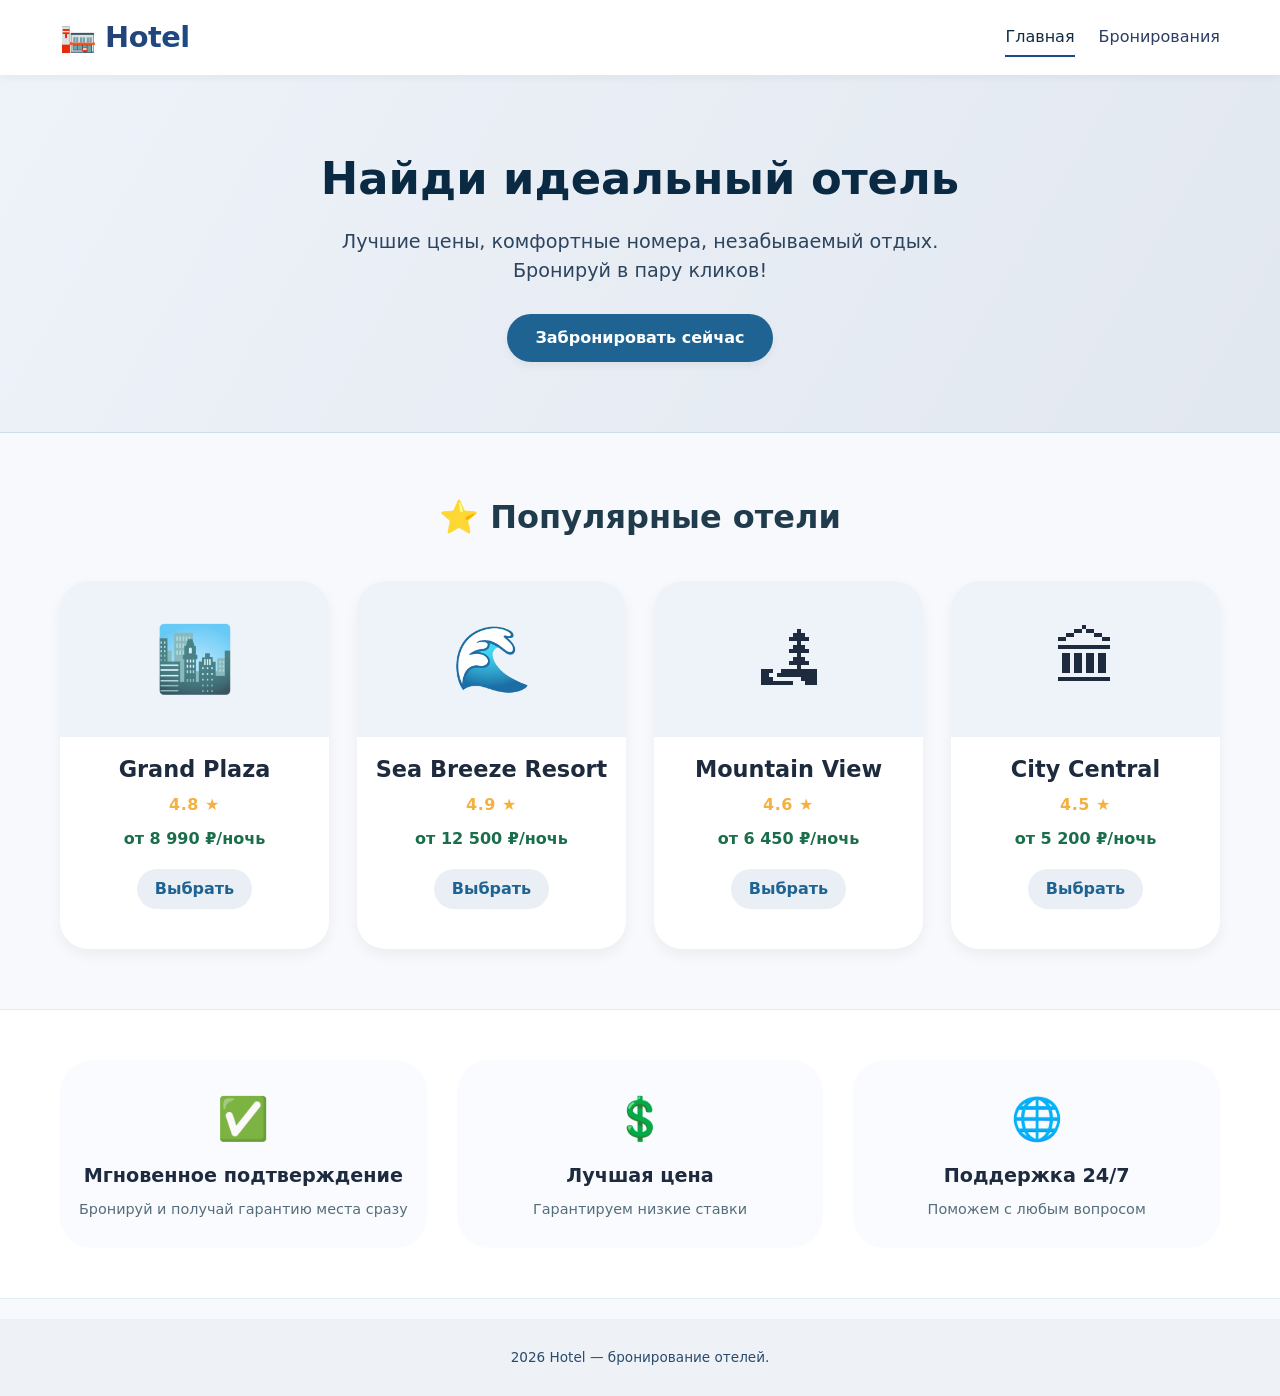
<file: проекты/отель/index.html>
<!DOCTYPE html>
<html lang="ru">
<head>
    <meta charset="UTF-8">
    <meta name="viewport" content="width=device-width, initial-scale=1.0, user-scalable=yes">
    <title>Hotel | Бронирование отелей</title>
    <link rel="stylesheet" href="style.css">
</head>
<body>

    <header class="header">
        <div class="container header-container">
            <div class="logo">
                <span class="logo-icon">🏣</span> Hotel
            </div>
            <nav class="nav">
                <a href="index.html" class="nav-link active">Главная</a>
                <a href="booking.html" class="nav-link">Бронирования</a>
            </nav>
        </div>
    </header>

    <section class="hero">
        <div class="container hero-content">
            <h1>Найди идеальный отель</h1>
            <p>Лучшие цены, комфортные номера, незабываемый отдых. Бронируй в пару кликов!</p>
            <a href="booking.html" class="btn btn-primary">Забронировать сейчас</a>
        </div>
    </section>

    <!-- КАРТОЧКИ ОТЕЛЕЙ -->
    <section class="hotels-section">
        <div class="container">
            <h2 class="section-title">⭐ Популярные отели</h2>
            <div class="hotel-grid" id="hotelGrid">
                <!-- карточки через JS -->
            </div>
        </div>
    </section>

    <!-- БЛОК С ПРЕИМУЩЕСТВАМИ -->
    <section class="features">
        <div class="container features-grid">
            <div class="feature-item">
                <div class="feature-icon">✅</div>
                <h3>Мгновенное подтверждение</h3>
                <p>Бронируй и получай гарантию места сразу</p>
            </div>
            <div class="feature-item">
                <div class="feature-icon">💲</div>
                <h3>Лучшая цена</h3>
                <p>Гарантируем низкие ставки</p>
            </div>
            <div class="feature-item">
                <div class="feature-icon">🌐</div>
                <h3>Поддержка 24/7</h3>
                <p>Поможем с любым вопросом</p>
            </div>
        </div>
    </section>

    <!-- ФУТЕР -->
    <footer class="footer">
        <div class="container">
            <p>2026 Hotel — бронирование отелей.</p>
        </div>
    </footer>

    <script>
        // JS функция отображение карточек отелей на главной
        const hotels = [
            { name: "Grand Plaza", price: "от 8 990 ₽/ночь", image: "🏙️", rating: "4.8 ★" },
            { name: "Sea Breeze Resort", price: "от 12 500 ₽/ночь", image: "🌊", rating: "4.9 ★" },
            { name: "Mountain View", price: "от 6 450 ₽/ночь", image: "🏞", rating: "4.6 ★" },
            { name: "City Central", price: "от 5 200 ₽/ночь", image: "🏛", rating: "4.5 ★" }
        ];

        function renderHotels() {
            const grid = document.getElementById('hotelGrid');
            if(!grid) return;
            grid.innerHTML = hotels.map(hotel => `
                <div class="hotel-card">
                    <div class="hotel-image">${hotel.image}</div>
                    <div class="hotel-info">
                        <h3>${hotel.name}</h3>
                        <div class="hotel-rating">${hotel.rating}</div>
                        <p class="hotel-price">${hotel.price}</p>
                        <a href="booking.html" class="btn-small">Выбрать</a>
                    </div>
                </div>
            `).join('');
        }

        renderHotels();
    </script>
</body>
</html>
</file>
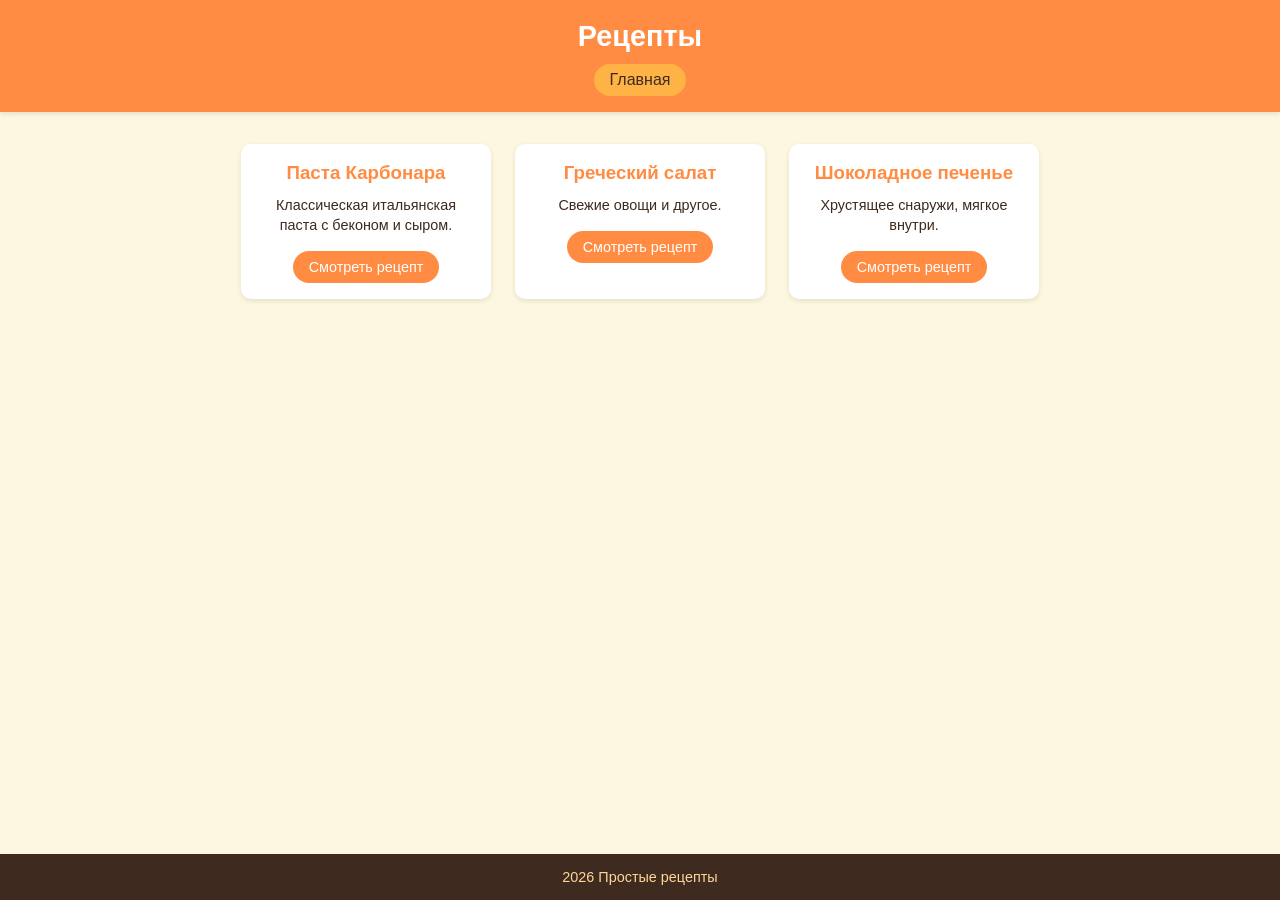
<file: проекты/рецепты/index.html>
<!DOCTYPE html>
<html lang="ru">
<head>
    <meta charset="UTF-8">
    <meta name="viewport" content="width=device-width, initial-scale=1.0">
    <title>Рецепты - Главная</title>
    <link rel="stylesheet" href="style.css">
</head>
<body>
    <header>
        <h1>Рецепты</h1>
        <nav>
            <a href="index.html" class="active">Главная</a>
        </nav>
    </header>

    <main>
        <div class="catalog">
            <div class="card" data-id="1">
                <h3>Паста Карбонара</h3>
                <p>Классическая итальянская паста с беконом и сыром.</p>
                <button class="show-recipe">Смотреть рецепт</button>
            </div>
            <div class="card" data-id="2">
                <h3> Греческий салат</h3>
                <p>Свежие овощи и другое.</p>
                <button class="show-recipe">Смотреть рецепт</button>
            </div>
            <div class="card" data-id="3">
                <h3>Шоколадное печенье</h3>
                <p>Хрустящее снаружи, мягкое внутри.</p>
                <button class="show-recipe">Смотреть рецепт</button>
            </div>
        </div>
    </main>

    <footer>
        <p>2026 Простые рецепты</p>
    </footer>

    <script>
        document.querySelectorAll('.show-recipe').forEach(btn => {
            btn.addEventListener('click', () => {
                const card = btn.closest('.card');
                const id = card.dataset.id;
                window.location.href = `recipe.html?id=${id}`;
            });
        });
    </script>
</body>
</html>
</file>
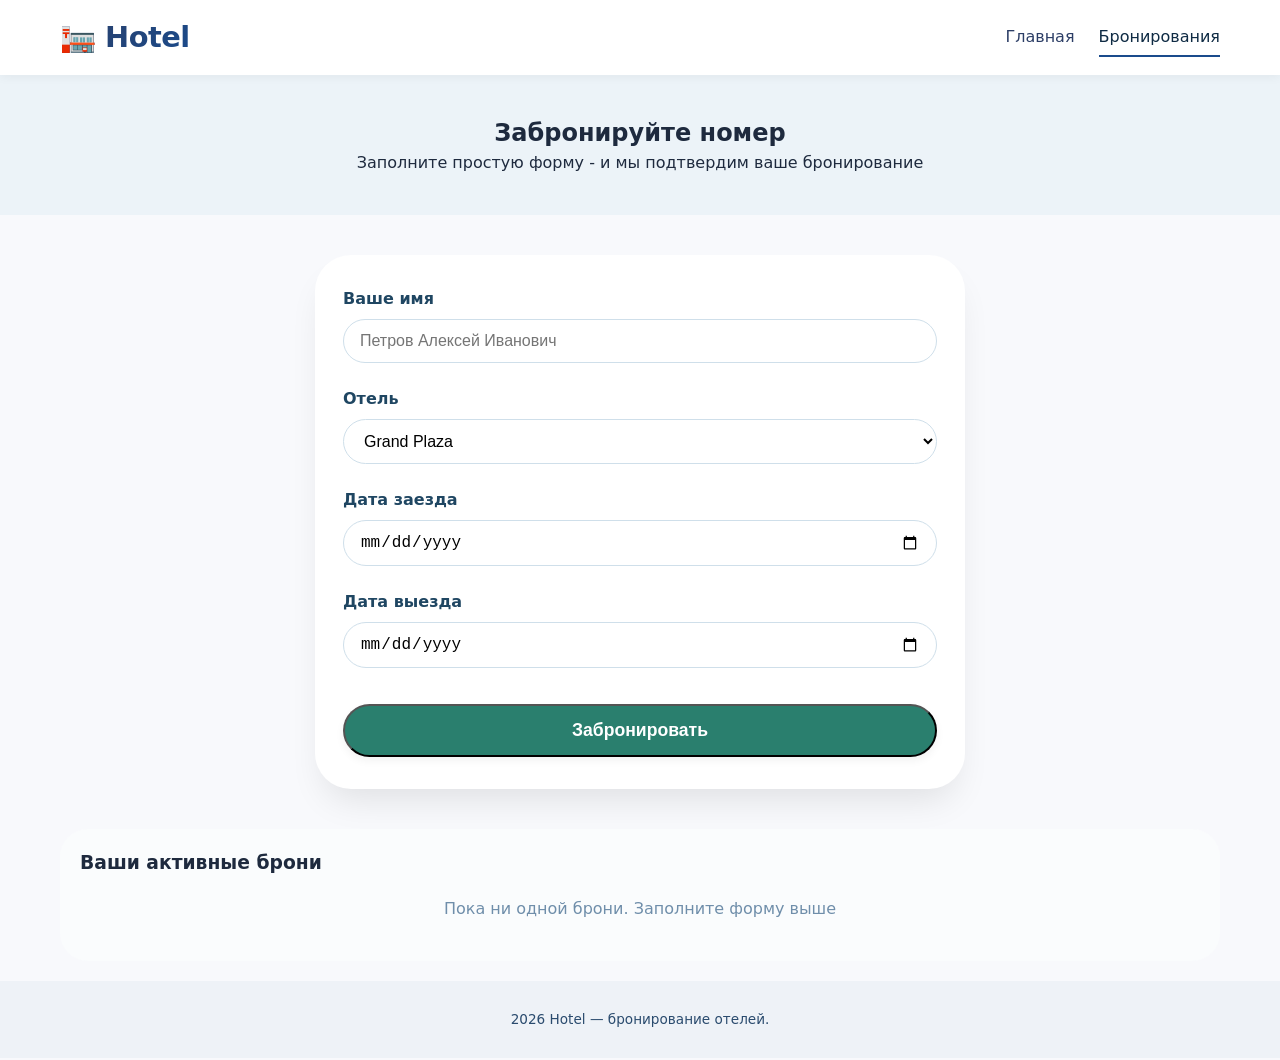
<file: проекты/отель/booking.html>
<!DOCTYPE html>
<html lang="ru">
<head>
    <meta charset="UTF-8">
    <meta name="viewport" content="width=device-width, initial-scale=1.0">
    <title>Hotel | Мои бронирования</title>
    <link rel="stylesheet" href="style.css">
</head>
<body>

    <header class="header">
        <div class="container header-container">
            <div class="logo">
                <span class="logo-icon">🏣</span> Hotel
            </div>
            <nav class="nav">
                <a href="index.html" class="nav-link">Главная</a>
                <a href="booking.html" class="nav-link active">Бронирования</a>
            </nav>
        </div>
    </header>

    <section class="booking-hero">
        <div class="container">
            <h1>Забронируйте номер</h1>
            <p>Заполните простую форму - и мы подтвердим ваше бронирование</p>
        </div>
    </section>

    <div class="container">
        <div class="booking-card">
            <form id="bookingForm">
                <div class="form-group">
                    <label>Ваше имя</label>
                    <input type="text" id="guestName" placeholder="Петров Алексей Иванович" required>
                </div>
                <div class="form-group">
                    <label>Отель</label>
                    <select id="hotelSelect">
                        <option value="Grand Plaza">Grand Plaza</option>
                        <option value="Sea Breeze Resort">Sea Breeze Resort</option>
                        <option value="Mountain View">Mountain View</option>
                        <option value="City Central">City Central</option>
                    </select>
                </div>
                <div class="form-group">
                    <label>Дата заезда</label>
                    <input type="date" id="checkin" required>
                </div>
                <div class="form-group">
                    <label>Дата выезда</label>
                    <input type="date" id="checkout" required>
                </div>
                <button type="submit" class="btn btn-book">Забронировать</button>
                <div id="formMessage" class="message-area" style="display: none;"></div>
            </form>
        </div>

        <!-- Список активных бронирований -->
        <div class="booking-list">
            <h3>Ваши активные брони</h3>
            <div id="bookingsContainer">
                <!-- динамический список броней -->
                <div class="empty-message">У вас пока нет бронирований. Создайте новое!</div>
            </div>
        </div>
    </div>

    <footer class="footer">
        <div class="container">
            <p>2026 Hotel — бронирование отелей.</p>
        </div>
    </footer>

    <script>
        let bookings = [];

        function loadBookingsFromStorage() {
            const stored = localStorage.getItem('hotel_bookings');
            if(stored) {
                try {
                    bookings = JSON.parse(stored);
                } catch(e) { bookings = []; }
            } else {
                bookings = [];
            }
        }

        function saveBookingsToStorage() {
            localStorage.setItem('hotel_bookings', JSON.stringify(bookings));
        }

        // Отображение списка броней на странице
        function renderBookingsList() {
            const container = document.getElementById('bookingsContainer');
            if(!container) return;

            if(bookings.length === 0) {
                container.innerHTML = '<div class="empty-message">Пока ни одной брони. Заполните форму выше </div>';
                return;
            }

            container.innerHTML = '';
            bookings.forEach((booking, idx) => {
                const bookingDiv = document.createElement('div');
                bookingDiv.className = 'booking-item';
                bookingDiv.innerHTML = `
                    <div>
                        <div class="booking-name">${escapeHtml(booking.guestName)}</div>
                        <div class="booking-dates"> ${escapeHtml(booking.hotel)} • ${booking.checkin} → ${booking.checkout}</div>
                    </div>
                    <button class="delete-booking" data-idx="${idx}" title="Отменить бронь">✖</button>
                `;
                container.appendChild(bookingDiv);
            });

            // Вешаем обработчики на кнопки удаления
            document.querySelectorAll('.delete-booking').forEach(btn => {
                btn.addEventListener('click', (e) => {
                    const idx = btn.getAttribute('data-idx');
                    if(idx !== null) {
                        deleteBooking(parseInt(idx));
                    }
                });
            });
        }

        // Функция для безопасного вывода текста
        function escapeHtml(str) {
            if(!str) return '';
            return str.replace(/[&<>]/g, function(m) {
                if(m === '&') return '&amp;';
                if(m === '<') return '&lt;';
                if(m === '>') return '&gt;';
                return m;
            }).replace(/[\uD800-\uDBFF][\uDC00-\uDFFF]/g, function(c) {
                return c;
            });
        }

        // Добавление новой брони
        function addBooking(guestName, hotel, checkin, checkout) {
            // простая валидация дат
            const today = new Date().toISOString().slice(0,10);
            if(checkin < today) {
                return { success: false, message: 'Дата заезда не может быть раньше сегодняшнего дня' };
            }
            if(checkout <= checkin) {
                return { success: false, message: 'Дата выезда должна быть позже даты заезда' };
            }
            if(!guestName.trim()) {
                return { success: false, message: 'Введите имя гостя' };
            }

            const newBooking = {
                id: Date.now(),
                guestName: guestName.trim(),
                hotel: hotel,
                checkin: checkin,
                checkout: checkout,
                createdAt: new Date().toISOString()
            };
            bookings.push(newBooking);
            saveBookingsToStorage();
            renderBookingsList();
            return { success: true, message: `Бронирование для ${guestName} подтверждено!` };
        }

        function deleteBooking(index) {
            if(index >= 0 && index < bookings.length) {
                const removed = bookings[index];
                bookings.splice(index, 1);
                saveBookingsToStorage();
                renderBookingsList();
                showTemporaryMessage(`Бронь отменена: ${removed.guestName} — ${removed.hotel}`, true);
            }
        }

        function showTemporaryMessage(msg, isError = false) {
            const msgDiv = document.getElementById('formMessage');
            if(msgDiv) {
                msgDiv.textContent = msg;
                msgDiv.style.display = 'block';
                msgDiv.style.backgroundColor = isError ? '#ffe6e5' : '#e0f2e9';
                msgDiv.style.color = isError ? '#b13e3a' : '#16634c';
                setTimeout(() => {
                    msgDiv.style.display = 'none';
                }, 3000);
            }
        }

        // Обработка отправки формы
        const form = document.getElementById('bookingForm');
        if(form) {
            form.addEventListener('submit', (e) => {
                e.preventDefault();
                const guestName = document.getElementById('guestName').value;
                const hotel = document.getElementById('hotelSelect').value;
                const checkin = document.getElementById('checkin').value;
                const checkout = document.getElementById('checkout').value;

                if(!guestName || !checkin || !checkout) {
                    showTemporaryMessage('Пожалуйста, заполните все поля (имя, даты)', true);
                    return;
                }

                const result = addBooking(guestName, hotel, checkin, checkout);
                if(result.success) {
                    // Очищаем имя, но даты и отель можно оставить для удобства (легкость)
                    document.getElementById('guestName').value = '';
                    // (даты тоже можно очистить, но пусть остаются)
                    document.getElementById('checkin').value = '';
                    document.getElementById('checkout').value = '';
                    showTemporaryMessage(result.message, false);
                } else {
                    showTemporaryMessage(result.message, true);
                }
            });
        }

        // Инициализация страницы: загружаем из хранилища и рендерим список
        loadBookingsFromStorage();
        renderBookingsList();

        // Установка минимальных дат для календарей (легкая функция UX)
        const todayDate = new Date().toISOString().split('T')[0];
        const checkinInput = document.getElementById('checkin');
        const checkoutInput = document.getElementById('checkout');
        if(checkinInput) checkinInput.min = todayDate;
        if(checkoutInput) checkoutInput.min = todayDate;

        // Синхронное обновление минимальной даты выезда при смене заезда
        if(checkinInput && checkoutInput) {
            checkinInput.addEventListener('change', function() {
                const selectedCheckin = this.value;
                if(selectedCheckin) {
                    checkoutInput.min = selectedCheckin;
                    if(checkoutInput.value && checkoutInput.value <= selectedCheckin) {
                        checkoutInput.value = '';
                    }
                }
            });
        }
    </script>
</body>
</html>
</file>
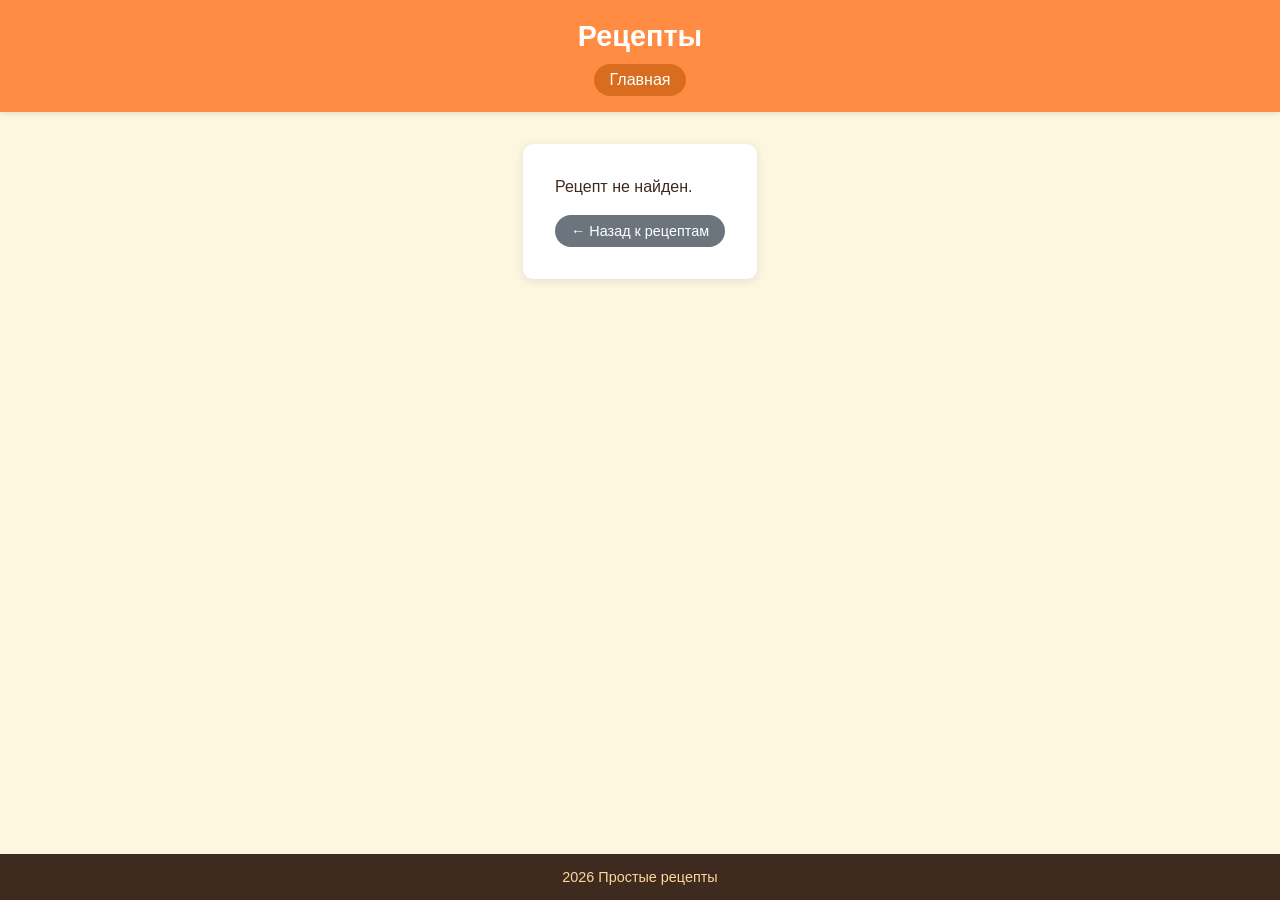
<file: проекты/рецепты/recipe.html>
<!DOCTYPE html>
<html lang="ru">
<head>
    <meta charset="UTF-8">
    <meta name="viewport" content="width=device-width, initial-scale=1.0">
    <title>Рецепты - Приготовление</title>
    <link rel="stylesheet" href="style.css">
</head>
<body>
    <header>
        <h1>Рецепты</h1>
        <nav>
            <a href="index.html">Главная</a>
        </nav>
    </header>

    <main>
        <div class="recipe-container">
            <div id="recipe-content">
                <!-- Содержание загружается через JS -->
            </div>
            <button id="back-btn" class="back-button">← Назад к рецептам</button>
        </div>
    </main>

    <footer>
        <p>2026 Простые рецепты</p>
    </footer>

    <script>
        const recipes = {
            1: {
                name: "Паста Карбонара",
                ingredients: [
                    "Спагетти - 200г",
                    "Бекон - 100г",
                    "Яичные желтки - 2 шт",
                    "Пармезан - 50г",
                    "Черный перец"
                ],
                steps: [
                    "Отварите спагетти.",
                    "Обжарьте бекон до хруста.",
                    "Смешайте желтки с тертым пармезаном.",
                    "Соедините горячие спагетти с беконом.",
                    "Добавьте яичную смесь, перемешайте."
                ]
            },
            2: {
                name: "Греческий салат",
                ingredients: [
                    "Огурцы - 2 шт",
                    "Помидоры - 2 шт",
                    "Фета - 150г",
                    "Маслины - 100г",
                    "Лук красный - 1 шт"
                ],
                steps: [
                    "Нарежьте овощи крупными кусками.",
                    "Добавьте маслины и кубики феты.",
                    "Посолите, поперчите.",
                    "Заправьте оливковым маслом."
                ]
            },
            3: {
                name: "Шоколадное печенье",
                ingredients: [
                    "Мука - 200г",
                    "Какао - 50г",
                    "Масло слив. - 100г",
                    "Сахар - 100г",
                    "Яйцо - 1 шт"
                ],
                steps: [
                    "Разогрейте духовку до 180°C.",
                    "Смешайте масло с сахаром, добавьте яйцо.",
                    "Всыпьте муку, какао, замесите тесто.",
                    "Сформируйте шарики, выложите на противень.",
                    "Выпекайте 15 минут."
                ]
            }
        };

        function getRecipeId() {
            const params = new URLSearchParams(window.location.search);
            return params.get('id');
        }

        function displayRecipe() {
            const id = getRecipeId();
            const recipe = recipes[id];
            const container = document.getElementById('recipe-content');

            if (!recipe) {
                container.innerHTML = '<p>Рецепт не найден.</p>';
                return;
            }

            let ingredientsList = '<ul>';
            recipe.ingredients.forEach(item => {
                ingredientsList += `<li>${item}</li>`;
            });
            ingredientsList += '</ul>';

            let stepsList = '<ol>';
            recipe.steps.forEach(step => {
                stepsList += `<li>${step}</li>`;
            });
            stepsList += '</ol>';

            container.innerHTML = `
                <h2>${recipe.name}</h2>
                <div class="ingredients">
                    <h3>Ингредиенты:</h3>
                    ${ingredientsList}
                </div>
                <div class="steps">
                    <h3>Приготовление:</h3>
                    ${stepsList}
                </div>
            `;
        }

        document.getElementById('back-btn').addEventListener('click', () => {
            window.location.href = 'index.html';
        });

        displayRecipe();
    </script>
</body>
</html>
</file>
<file: проекты/отель/style.css>
* {
    margin: 0;
    padding: 0;
    box-sizing: border-box;
}

body {
    font-family: system-ui, -apple-system, 'Segoe UI', Roboto, 'Helvetica Neue', sans-serif;
    background-color: #f8f9fc;
    color: #1e2a3e;
    line-height: 1.5;
}

.container {
    max-width: 1200px;
    margin: 0 auto;
    padding: 0 20px;
}

/* HEADER */
.header {
    background: white;
    box-shadow: 0 2px 10px rgba(0,0,0,0.05);
    position: sticky;
    top: 0;
    z-index: 10;
    backdrop-filter: blur(2px);
    background: rgba(255,255,255,0.96);
}

.header-container {
    display: flex;
    justify-content: space-between;
    align-items: center;
    padding: 16px 20px;
}

.logo {
    font-size: 1.8rem;
    font-weight: 700;
    letter-spacing: -0.5px;
    background: linear-gradient(135deg, #2c3e66, #1a4b8c);
    background-clip: text;
    -webkit-background-clip: text;
    color: transparent;
}

.logo-icon {
    font-size: 1.8rem;
    background: none;
    color: #2c3e66;
}

.nav {
    display: flex;
    gap: 24px;
}

.nav-link {
    text-decoration: none;
    font-weight: 500;
    color: #2c3e66;
    transition: 0.2s;
    padding: 6px 0;
    border-bottom: 2px solid transparent;
}

.nav-link:hover, .nav-link.active {
    border-bottom-color: #1a4b8c;
    color: #0f2b44;
}

/* ГЕРО БЛОК */
.hero {
    background: linear-gradient(120deg, #eef2f9 0%, #e2e8f0 100%);
    padding: 70px 0;
    text-align: center;
    border-bottom: 1px solid #cddfe7;
}

.hero-content h1 {
    font-size: 2.8rem;
    font-weight: 800;
    margin-bottom: 16px;
    color: #0a2942;
}

.hero-content p {
    font-size: 1.2rem;
    max-width: 600px;
    margin: 0 auto 28px auto;
    color: #2c445e;
}

.btn {
    display: inline-block;
    background: #1f6392;
    color: white;
    padding: 12px 28px;
    border-radius: 40px;
    text-decoration: none;
    font-weight: 600;
    transition: 0.2s;
    box-shadow: 0 4px 8px rgba(0,0,0,0.05);
}

.btn-primary {
    background: #1f6392;
}

.btn-primary:hover {
    background: #0e4b72;
    transform: translateY(-2px);
    box-shadow: 0 8px 16px rgba(0,0,0,0.1);
}

/* СЕКЦИЯ ОТЕЛЕЙ */
.hotels-section {
    padding: 60px 0;
}

.section-title {
    font-size: 2rem;
    text-align: center;
    margin-bottom: 40px;
    font-weight: 600;
    color: #1f3b4c;
}

.hotel-grid {
    display: grid;
    grid-template-columns: repeat(auto-fit, minmax(250px, 1fr));
    gap: 28px;
}

.hotel-card {
    background: white;
    border-radius: 28px;
    overflow: hidden;
    box-shadow: 0 6px 14px rgba(0, 0, 0, 0.05);
    transition: 0.25s ease;
    text-align: center;
    padding-bottom: 20px;
}

.hotel-card:hover {
    transform: translateY(-6px);
    box-shadow: 0 20px 25px -12px rgba(0,0,0,0.15);
}

.hotel-image {
    font-size: 4rem;
    background: #eef3fa;
    padding: 30px 0;
}

.hotel-info {
    padding: 16px 12px 20px;
}

.hotel-info h3 {
    font-size: 1.4rem;
    margin-bottom: 6px;
}

.hotel-rating {
    color: #f5b042;
    font-weight: 600;
    margin-bottom: 10px;
    letter-spacing: 0.5px;
}

.hotel-price {
    font-weight: 700;
    color: #1a6e4b;
    margin-bottom: 18px;
    font-size: 1rem;
}

.btn-small {
    display: inline-block;
    background: #e9eff5;
    color: #1f6392;
    padding: 8px 18px;
    border-radius: 50px;
    text-decoration: none;
    font-weight: 600;
    transition: 0.2s;
}

.btn-small:hover {
    background: #1f6392;
    color: white;
}

/* ПРЕИМУЩЕСТВА */
.features {
    background: #ffffff;
    padding: 50px 0;
    border-top: 1px solid #e2edf2;
    border-bottom: 1px solid #e2edf2;
}

.features-grid {
    display: flex;
    flex-wrap: wrap;
    justify-content: space-between;
    gap: 30px;
    text-align: center;
}

.feature-item {
    flex: 1;
    min-width: 180px;
    background: #f9fbfe;
    padding: 28px 12px;
    border-radius: 32px;
    transition: 0.2s;
}

.feature-icon {
    font-size: 2.6rem;
    margin-bottom: 12px;
}

.feature-item h3 {
    margin-bottom: 8px;
    font-weight: 600;
    font-size: 1.2rem;
}

.feature-item p {
    color: #546e7a;
    font-size: 0.9rem;
}

/* ФУТЕР */
.footer {
    background: #eef2f7;
    text-align: center;
    padding: 28px 0;
    color: #2a4b6e;
    font-size: 0.85rem;
    margin-top: 20px;
}

/* Адаптивность */
@media (max-width: 680px) {
    .hero-content h1 {
        font-size: 2rem;
    }
    .header-container {
        flex-direction: column;
        gap: 12px;
    }
    .nav {
        gap: 32px;
    }
    .section-title {
        font-size: 1.6rem;
    }
}

/* Стили для страницы бронирования (booking) */
.booking-hero {
    background: #ecf3f8;
    padding: 40px 0;
    text-align: center;
}

.booking-card {
    max-width: 650px;
    margin: 40px auto;
    background: white;
    border-radius: 36px;
    padding: 32px 28px;
    box-shadow: 0 20px 35px -10px rgba(0, 0, 0, 0.1);
}

.form-group {
    margin-bottom: 24px;
}

label {
    display: block;
    font-weight: 600;
    margin-bottom: 8px;
    color: #1f4662;
}

input, select {
    width: 100%;
    padding: 12px 16px;
    border: 1.5px solid #cfdfea;
    border-radius: 28px;
    font-size: 1rem;
    transition: 0.2s;
    background: white;
}

input:focus, select:focus {
    outline: none;
    border-color: #1f6392;
    box-shadow: 0 0 0 3px rgba(31,99,146,0.2);
}

.btn-book {
    background: #2a7f6e;
    width: 100%;
    padding: 14px;
    font-size: 1.1rem;
    margin-top: 12px;
}

.btn-book:hover {
    background: #1e5f52;
}

.message-area {
    margin-top: 20px;
    padding: 14px;
    border-radius: 60px;
    text-align: center;
    font-weight: 500;
    background: #eaf6f0;
    color: #16634c;
    transition: 0.2s;
}

/* дополнительная карточка бронирования: список ближайших броней */
.booking-list {
    background: #fafcfd;
    border-radius: 28px;
    padding: 20px;
    margin-top: 30px;
}

.booking-item {
    background: white;
    border-left: 5px solid #2a7f6e;
    padding: 12px 16px;
    margin-bottom: 12px;
    border-radius: 18px;
    display: flex;
    justify-content: space-between;
    flex-wrap: wrap;
    gap: 8px;
    box-shadow: 0 1px 3px rgba(0,0,0,0.05);
}

.booking-name {
    font-weight: 700;
}

.booking-dates {
    color: #5f7f9a;
    font-size: 0.85rem;
}

.delete-booking {
    background: none;
    border: none;
    color: #b9524e;
    cursor: pointer;
    font-size: 1.2rem;
    font-weight: bold;
    opacity: 0.7;
    transition: 0.1s;
}

.delete-booking:hover {
    opacity: 1;
    transform: scale(1.1);
}

.empty-message {
    text-align: center;
    color: #6f8eaa;
    padding: 20px;
}
</file>
<file: проекты/рецепты/style.css>
* {
    margin: 0;
    padding: 0;
    box-sizing: border-box;
}

body {
    font-family: Arial, sans-serif;
    background-color: #fef7e0;
    color: #3e2a1f;
    line-height: 1.4;
    display: flex;
    flex-direction: column;
    min-height: 100vh;
}

header {
    background-color: #ff8c42;
    color: white;
    padding: 1rem;
    text-align: center;
    box-shadow: 0 2px 5px rgba(0,0,0,0.1);
}

header h1 {
    font-size: 1.8rem;
}

nav {
    margin-top: 0.5rem;
}

nav a {
    color: white;
    text-decoration: none;
    background-color: #d96c1e;
    padding: 0.3rem 1rem;
    border-radius: 20px;
    display: inline-block;
}

nav a.active {
    background-color: #ffb347;
    color: #3e2a1f;
}

main {
    flex: 1;
    max-width: 1000px;
    margin: 2rem auto;
    padding: 0 1rem;
}

.catalog {
    display: flex;
    flex-wrap: wrap;
    gap: 1.5rem;
    justify-content: center;
}

.card {
    background: white;
    border-radius: 10px;
    padding: 1rem;
    width: 250px;
    box-shadow: 0 2px 5px rgba(0,0,0,0.1);
    text-align: center;
    transition: transform 0.2s;
}

.card:hover {
    transform: translateY(-3px);
}

.card h3 {
    color: #ff8c42;
    margin-bottom: 0.5rem;
}

.card p {
    font-size: 0.9rem;
    margin-bottom: 1rem;
}

button, .show-recipe {
    background-color: #ff8c42;
    color: white;
    border: none;
    padding: 0.5rem 1rem;
    border-radius: 20px;
    cursor: pointer;
    font-size: 0.9rem;
}

button:hover {
    background-color: #e07c32;
}

.recipe-container {
    background: white;
    border-radius: 10px;
    padding: 2rem;
    box-shadow: 0 2px 10px rgba(0,0,0,0.1);
}

.recipe-container h2 {
    color: #ff8c42;
    border-bottom: 2px solid #ff8c42;
    padding-bottom: 0.5rem;
    margin-bottom: 1rem;
}

.ingredients, .steps {
    margin: 1.5rem 0;
}

.ingredients h3, .steps h3 {
    color: #d96c1e;
    margin-bottom: 0.5rem;
}

ul, ol {
    margin-left: 1.5rem;
}

li {
    margin: 0.5rem 0;
}

.back-button {
    background-color: #6c757d;
    margin-top: 1rem;
}

.back-button:hover {
    background-color: #5a6268;
}

footer {
    background-color: #3e2a1f;
    color: #ffd699;
    text-align: center;
    padding: 0.8rem;
    font-size: 0.9rem;
    margin-top: 1rem;
}
</file>
